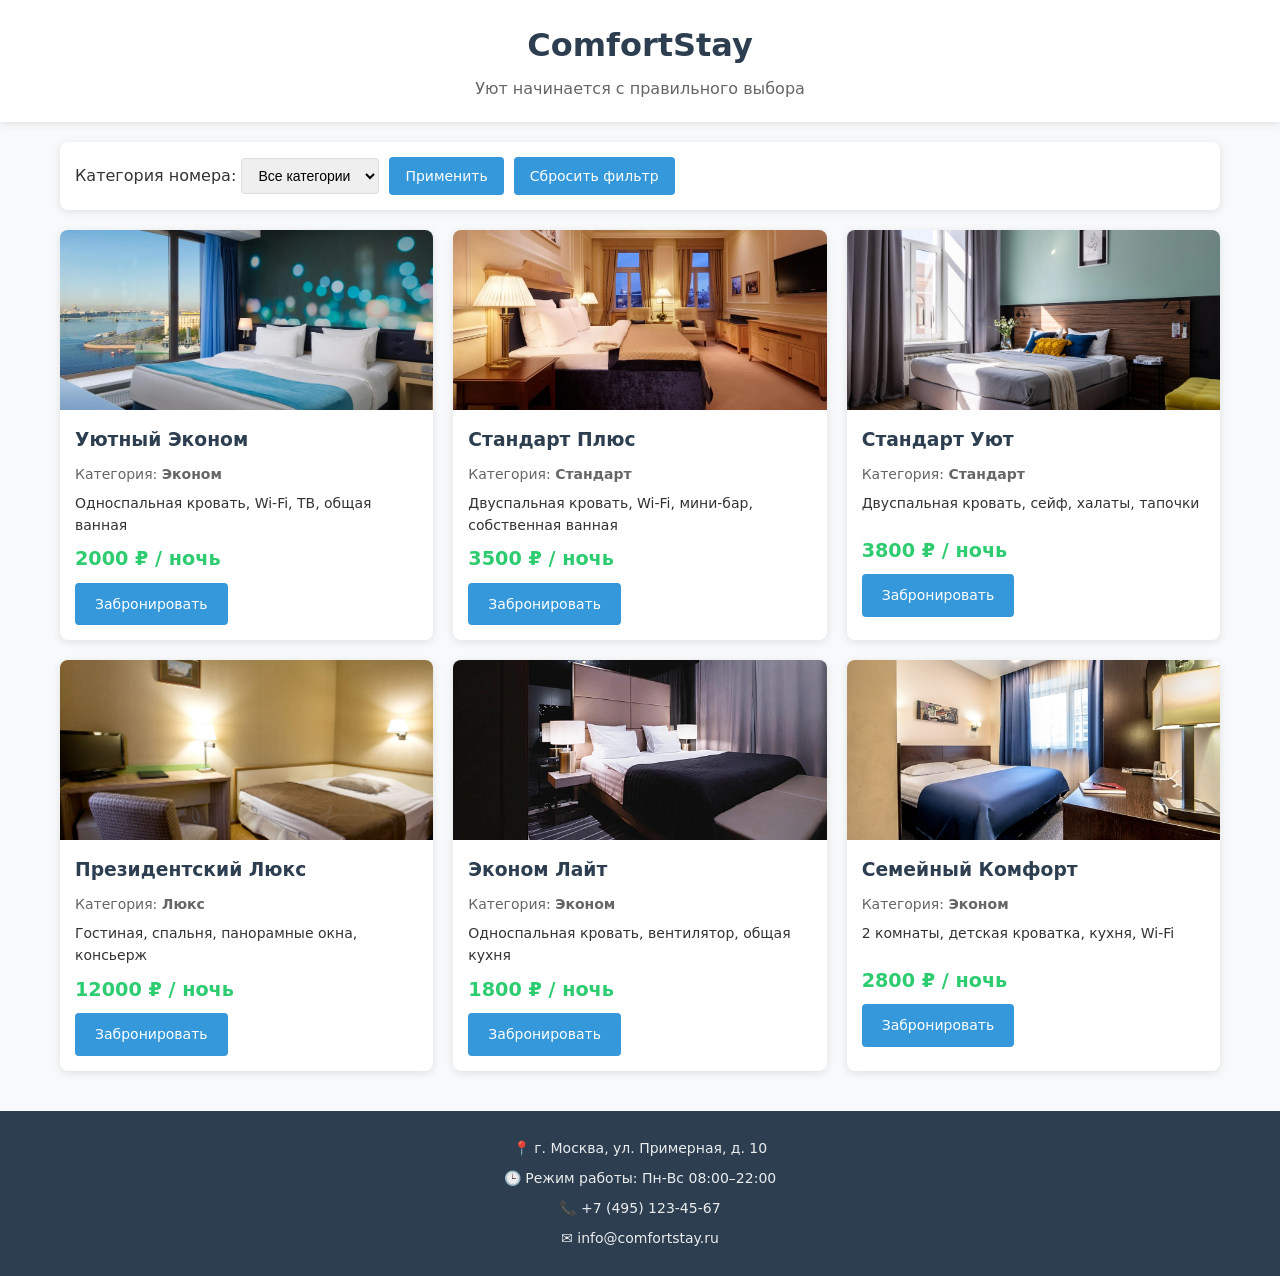
<file: index.html>
<!DOCTYPE html>
<html lang="ru">
<head>
  <meta charset="UTF-8">
  <meta name="viewport" content="width=device-width, initial-scale=1.0">
  <title>ComfortStay | Главная</title>
  <link rel="stylesheet" href="css/style.css">
  <style>
    .footer-contacts { max-width: 800px; margin: 0 auto; line-height: 1.8; }
    .room-meta { color: var(--text-light); font-size: 14px; margin: 4px 0; }
    .room-desc { font-size: 14px; margin: 6px 0; min-height: 36px; }
    .empty-state { text-align: center; padding: 30px; color: var(--text-light); grid-column: 1 / -1; }
    /* Плавная загрузка изображений */
    .room img { transition: opacity 0.3s; background: #eee; min-height: 180px; }
  </style>
</head>
<body>
  <!-- 🔝 Шапка -->
  <header>
    <h1>ComfortStay</h1>
    <p>Уют начинается с правильного выбора</p>
  </header>

  <main class="container">
    <!-- 🔍 Фильтры -->
    <section class="filters">
      <label>Категория номера:
        <select id="filter-category">
          <option value="">Все категории</option>
          <option value="Эконом">Эконом</option>
          <option value="Стандарт">Стандарт</option>
          <option value="Люкс">Люкс</option>
        </select>
      </label>
      <button id="btn-apply" class="btn">Применить</button>
      <button id="btn-reset" class="btn btn-ref">Сбросить фильтр</button>
    </section>

    <!-- 🏨 Список номеров -->
    <section class="rooms" id="rooms-list"></section>
  </main>

  <!-- 📞 Подвал с контактами -->
  <footer>
    <div class="footer-contacts">
      <p>📍 г. Москва, ул. Примерная, д. 10</p>
      <p>🕒 Режим работы: Пн-Вс 08:00–22:00</p>
      <p>📞 +7 (495) 123-45-67</p>
      <p>✉️ info@comfortstay.ru</p>
    </div>
  </footer>

  <script src="js/app.js"></script>
  <script>
    // 📦 База номеров (8 шт. для случайной выборки 6)
    const ROOMS_DB = [
      { id: 1, name: "Уютный Эконом", category: "Эконом", price: 2000, img: "image/1.jpg", features: "Односпальная кровать, Wi-Fi, ТВ, общая ванная" },
      { id: 2, name: "Стандарт Плюс", category: "Стандарт", price: 3500, img: "image/2.webp", features: "Двуспальная кровать, Wi-Fi, мини-бар, собственная ванная" },
      { id: 3, name: "Люкс с видом", category: "Люкс", price: 7500, img: "image/3.jpg", features: "King-size кровать, балкон, джакузи, завтрак включён" },
      { id: 4, name: "Семейный Комфорт", category: "Эконом", price: 2800, img: "image/4.jpg", features: "2 комнаты, детская кроватка, кухня, Wi-Fi" },
      { id: 5, name: "Бизнес Стандарт", category: "Стандарт", price: 4200, img: "image/5.webp", features: "Рабочая зона, скоростной Wi-Fi, шумоизоляция" },
      { id: 6, name: "Эконом Лайт", category: "Эконом", price: 1800, img: "image/6.jpg", features: "Односпальная кровать, вентилятор, общая кухня" },
      { id: 7, name: "Президентский Люкс", category: "Люкс", price: 12000, img: "image/7.jpg", features: "Гостиная, спальня, панорамные окна, консьерж" },
      { id: 8, name: "Стандарт Уют", category: "Стандарт", price: 3800, img: "image/8.jpg", features: "Двуспальная кровать, сейф, халаты, тапочки" }
    ];

    // 🎲 Получение 6 случайных номеров
    function getRandomSix() {
      const shuffled = [...ROOMS_DB].sort(() => 0.5 - Math.random());
      return shuffled.slice(0, 6);
    }

    // 🖼️ Рендер карточек
    function renderRooms(rooms) {
      const container = document.getElementById('rooms-list');
      container.innerHTML = '';
      
      if (rooms.length === 0) {
        container.innerHTML = '<p class="empty-state">Номера данной категории временно отсутствуют</p>';
        return;
      }

      rooms.forEach(r => {
        container.insertAdjacentHTML('beforeend', `
          <div class="room">
            <!-- onerror заменяет битую картинку на заглушку, чтобы не было "битых" иконок -->
            <img src="${r.img}" alt="${r.name}" loading="lazy" onerror="this.src='https://via.placeholder.com/400x250/cccccc/666666?text=Нет+фото'">
            <div class="room-body">
              <h3>${r.name}</h3>
              <p class="room-meta">Категория: <strong>${r.category}</strong></p>
              <p class="room-desc">${r.features}</p>
              <div class="price">${r.price} ₽ / ночь</div>
              <a href="booking.html?room=${r.id}" class="btn">Забронировать</a>
            </div>
          </div>
        `);
      });
    }

    // 🚀 Инициализация при загрузке
    document.addEventListener('DOMContentLoaded', () => {
      let currentRooms = getRandomSix();
      renderRooms(currentRooms);

      // 🔘 Применить фильтр
      document.getElementById('btn-apply').addEventListener('click', () => {
        const cat = document.getElementById('filter-category').value;
        currentRooms = cat ? ROOMS_DB.filter(r => r.category === cat) : getRandomSix();
        renderRooms(currentRooms);
      });

      // 🔘 Сбросить фильтр
      document.getElementById('btn-reset').addEventListener('click', () => {
        document.getElementById('filter-category').value = '';
        currentRooms = getRandomSix();
        renderRooms(currentRooms);
      });
    });
  </script>
</body>
</html>
</file>
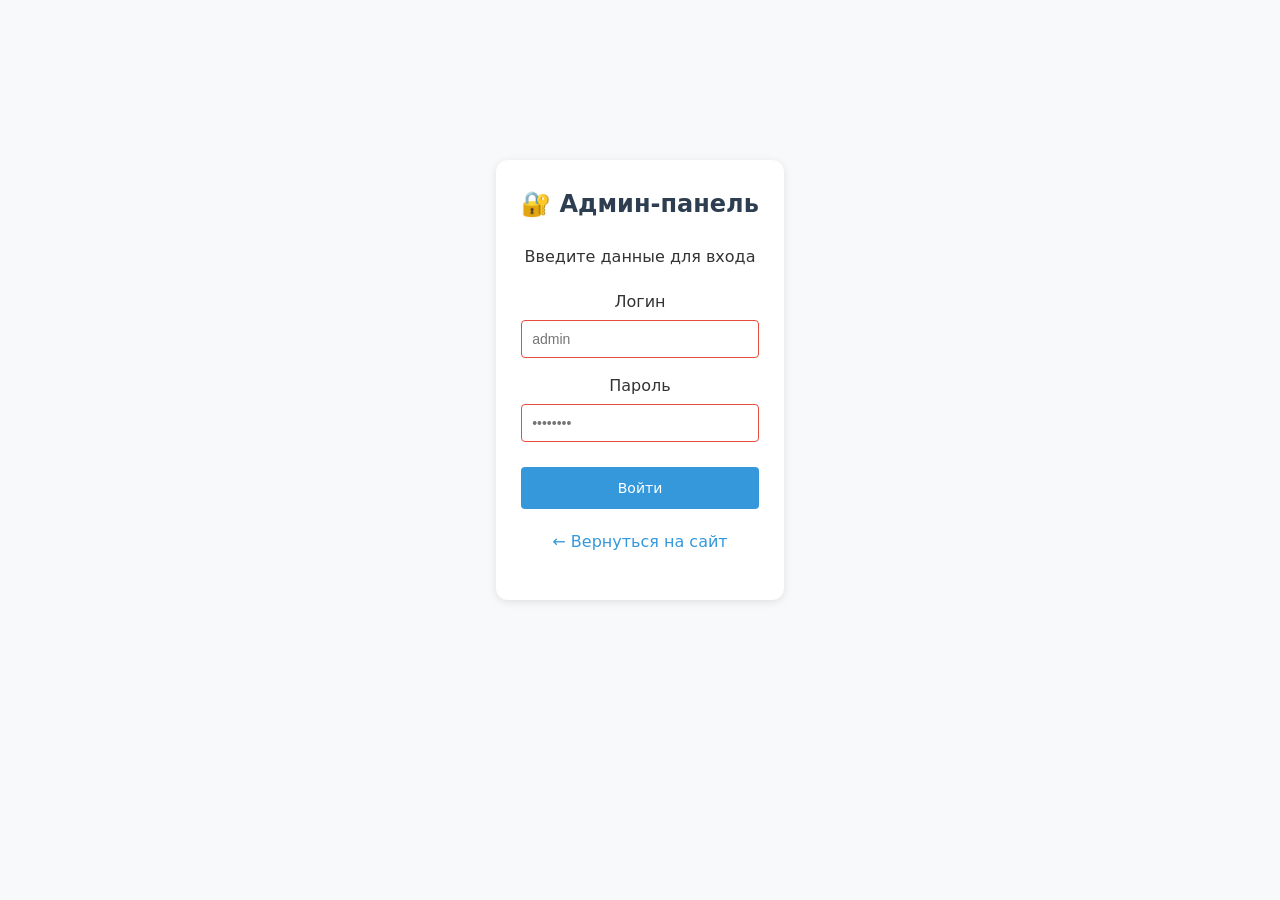
<file: admin.html>
<!DOCTYPE html>
<html lang="ru">
<head>
  <meta charset="UTF-8">
  <meta name="viewport" content="width=device-width, initial-scale=1.0">
  <title>Админка | ComfortStay</title>
  <link rel="stylesheet" href="css/style.css">
</head>
<body>
  <header class="admin-header">
    <h2>🛠️ Админ-панель</h2>
    <button id="logout-btn" class="btn-logout">🚪 Выйти</button>
  </header>

  <main class="container">
    <h3 class="mb-2">📋 Заявки на бронирование</h3>
    
    <div class="stats">
      <div>Всего: <b id="count-total">0</b></div>
      <div>Ожидают: <b id="count-pending">0</b></div>
      <div>Одобрено: <b id="count-approved">0</b></div>
    </div>
    
    <button id="refresh-btn" class="btn-ref mb-2">🔄 Обновить</button>
    
    <div class="table-wrapper">
      <table id="bookings-table">
        <thead>
          <tr>
            <th>ID</th>
            <th>Клиент</th>
            <th>Телефон</th>
            <th>Номер</th>
            <th>Даты</th>
            <th>Статус</th>
            <th>Действия</th>
          </tr>
        </thead>
        <tbody>
          <tr><td colspan="7" class="empty-state">Заявок пока нет</td></tr>
        </tbody>
      </table>
    </div>
  </main>

  <!-- Модальное окно деталей -->
  <div id="booking-modal" class="modal">
    <div class="modal-box">
      <span class="modal-close" id="modal-close">×</span>
      <h4>📄 Детали заявки #<span id="modal-id"></span></h4>
      <div id="modal-body" class="modal-body"></div>
      <div class="modal-actions">
        <button id="modal-approve" class="btn btn-ok">✅ Одобрить</button>
        <button id="modal-delete" class="btn btn-del">🗑️ Удалить</button>
      </div>
    </div>
  </div>

  <footer>
    <p>ComfortStay Admin Panel © 2026</p>
  </footer>

  <script src="js/app.js"></script>
<script>
document.addEventListener('DOMContentLoaded', () => {
  if (!App.requireAuth()) return;

  document.getElementById('logout-btn').addEventListener('click', () => {
    App.logout();
    window.location.href = 'login.html';
  });

  document.getElementById('refresh-btn').addEventListener('click', renderTable);
  document.getElementById('modal-close').addEventListener('click', closeModal);
  document.getElementById('booking-modal').addEventListener('click', e => {
    if (e.target.id === 'booking-modal') closeModal();
  });
  document.getElementById('modal-approve').addEventListener('click', () => {
    App.updateStatus(document.getElementById('modal-id').textContent, 'approved');
    closeModal();
  });
  document.getElementById('modal-delete').addEventListener('click', () => {
    if (confirm('Удалить заявку?')) {
      App.deleteBooking(document.getElementById('modal-id').textContent);
      closeModal();
    }
  });

  // 🔄 Автообновление: при возврате на вкладку + каждые 2 сек
  window.addEventListener('focus', renderTable);
  setInterval(renderTable, 2000);

  renderTable();
});

function renderTable() {
  const bookings = App.getBookings().sort((a, b) => b.id - a.id);
  const tbody = document.querySelector('#bookings-table tbody');
  if (!bookings.length) {
    tbody.innerHTML = '<tr><td colspan="7" class="empty-state">Заявок пока нет</td></tr>';
    updateCounters(); return;
  }
  tbody.innerHTML = bookings.map(b => `
    <tr>
      <td>${b.id}</td>
      <td>${App.escapeHtml(b.surname)} ${App.escapeHtml(b.name)}</td>
      <td>${App.escapeHtml(b.phone)}</td>
      <td>${App.escapeHtml(b.roomName || b.category)}</td>
      <td>${App.formatDate(b.checkin)} – ${App.formatDate(b.checkout)}</td>
      <td class="${b.status === 'pending' ? 'status-pending' : 'status-approved'}">
        ${b.status === 'pending' ? '⏳ Ожидает' : '✅ Одобрено'}
      </td>
      <td>
        <button class="btn btn-ok" onclick="openModal(${b.id})">👁️</button>
        ${b.status === 'pending' ? `<button class="btn btn-ok" onclick="App.updateStatus(${b.id},'approved');renderTable();">✅</button>` : ''}
        <button class="btn btn-del" onclick="if(confirm('Удалить?')){App.deleteBooking(${b.id});renderTable();}">🗑️</button>
      </td>
    </tr>
  `).join('');
  updateCounters();
}

function updateCounters() {
  const c = App.getCounters();
  document.getElementById('count-total').textContent = c.total;
  document.getElementById('count-pending').textContent = c.pending;
  document.getElementById('count-approved').textContent = c.approved;
}

function openModal(id) {
  const b = App.findBooking(id);
  if (!b) return;
  document.getElementById('modal-id').textContent = b.id;
  document.getElementById('modal-body').innerHTML = `
    <p><b>ФИО:</b> ${App.escapeHtml(b.surname)} ${App.escapeHtml(b.name)}</p>
    <p><b>Телефон:</b> ${App.escapeHtml(b.phone)}</p>
    <p><b>Email:</b> ${App.escapeHtml(b.email)}</p>
    <p><b>Номер:</b> ${App.escapeHtml(b.roomName || b.category)}</p>
    <p><b>Даты:</b> ${App.formatDate(b.checkin)} – ${App.formatDate(b.checkout)}</p>
    <small style="color:var(--text-light)">Создано: ${new Date(b.createdAt).toLocaleString('ru-RU')}</small>
  `;
  document.getElementById('booking-modal').classList.add('show');
}
function closeModal() {
  document.getElementById('booking-modal').classList.remove('show');
  renderTable();
}
window.openModal = openModal;
</script>
</body>
</html>
</file>
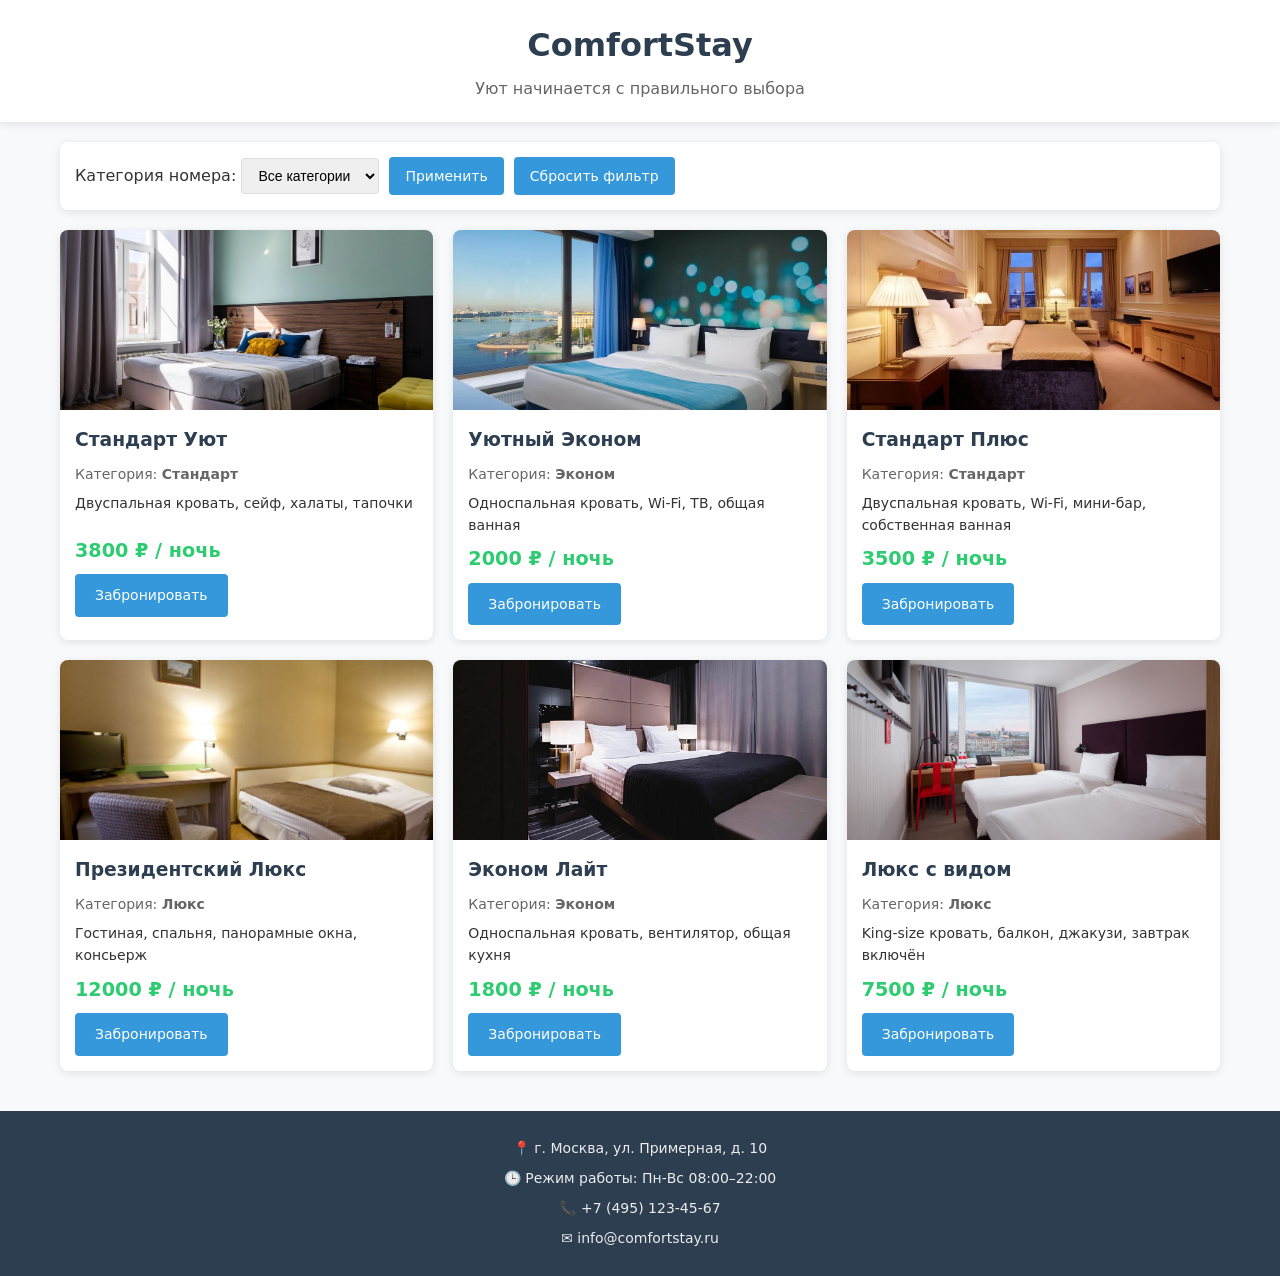
<file: booking.html>
<!DOCTYPE html>
<html lang="ru">
<head>
  <meta charset="UTF-8">
  <meta name="viewport" content="width=device-width, initial-scale=1.0">
  <title>Бронирование | ComfortStay</title>
  <link rel="stylesheet" href="css/style.css">
  <style>
    .error-msg { color: #e74c3c; font-size: 13px; display: none; margin-top: 4px; }
    .error-msg.show { display: block; }
    input[type="tel"], input[type="date"] { font-family: monospace; }
  </style>
</head>
<body>
  <header>
    <h1>ComfortStay</h1>
    <p>Бронирование номера</p>
  </header>

  <main class="container">
    <div class="booking-form">
      <a href="index.html" class="back-link">← Вернуться в каталог</a>
      <h2 id="room-title">Загрузка...</h2>
      
      <form id="booking-form">
        <input type="hidden" id="room-category">
        <input type="hidden" id="room-name-hidden">
        
        <div class="form-group">
          <label>Имя *</label>
          <input type="text" id="name" required pattern="^[а-яёА-ЯЁё\s\.\-]+$" placeholder="Иван">
        </div>
        
        <div class="form-group">
          <label>Фамилия *</label>
          <input type="text" id="surname" required pattern="^[а-яёА-ЯЁё\s\.\-]+$" placeholder="Петров">
        </div>
        
        <div class="form-group">
          <label>Телефон *</label>
          <input type="tel" id="phone" required placeholder="+7(999)123-45-67" maxlength="16">
          <div id="phone-error" class="error-msg">Введите корректный номер (должно быть 11 цифр)</div>
        </div>
        
        <div class="form-group">
          <label>E-mail *</label>
          <input type="email" id="email" required placeholder="mail@example.com">
        </div>
        
        <div class="form-group">
          <label>Категория номера</label>
          <input type="text" id="category-display" readonly>
        </div>
        
        <div class="form-group">
          <label>Дата заезда *</label>
          <input type="date" id="checkin" required>
          <div id="checkin-error" class="error-msg">Дата заезда не может быть в прошлом</div>
        </div>
        
        <div class="form-group">
          <label>Дата выезда *</label>
          <input type="date" id="checkout" required>
          <div id="checkout-error" class="error-msg">Дата выезда должна быть строго позже даты заезда</div>
        </div>
        
        <button type="submit" class="btn" style="width:100%">Отправить заявку</button>
      </form>
      
      <div id="booking-success" class="success">✅ Заявка успешно отправлена! Мы скоро свяжемся с вами.</div>
    </div>
  </main>

  <footer>
    <p>📍 г. Москва, ул. Примерная, д. 10</p>
    <p>🕒 Пн-Вс 08:00–22:00 | 📞 +7 (495) 123-45-67</p>
  </footer>

  <script src="js/app.js"></script>
  <script>
    const ROOMS = {
      1:{name:"Уютный Эконом",category:"Эконом"},
      2:{name:"Стандарт Плюс",category:"Стандарт"},
      3:{name:"Люкс с видом",category:"Люкс"},
      4:{name:"Семейный Комфорт",category:"Эконом"},
      5:{name:"Бизнес Стандарт",category:"Стандарт"},
      6:{name:"Эконом Лайт",category:"Эконом"},
      7:{name:"Президентский Люкс",category:"Люкс"},
      8:{name:"Стандарт Уют",category:"Стандарт"}
    };

    document.addEventListener('DOMContentLoaded', () => {
      const params = new URLSearchParams(window.location.search);
      const roomId = params.get('room');
      const room = ROOMS[roomId];
      if (!room) { window.location.href = 'index.html'; return; }
      
      document.getElementById('room-title').textContent = 'Бронирование: ' + room.name;
      document.getElementById('room-category').value = room.category;
      document.getElementById('room-name-hidden').value = room.name;
      document.getElementById('category-display').value = room.category;
      
      // 📅 1. ВАЛИДАЦИЯ ДАТ
      const today = new Date();
      today.setHours(0, 0, 0, 0);
      const todayStr = today.toISOString().split('T')[0];
      
      const checkin = document.getElementById('checkin');
      const checkout = document.getElementById('checkout');
      
      checkin.min = todayStr;
      
      checkin.addEventListener('change', function() {
        const selected = new Date(this.value);
        selected.setHours(0,0,0,0);
        if (selected < today) { this.value = todayStr; selected.setTime(today.getTime()); }
        
        const minOut = new Date(selected);
        minOut.setDate(minOut.getDate() + 1);
        checkout.min = minOut.toISOString().split('T')[0];
        
        if (checkout.value && new Date(checkout.value) <= selected) checkout.value = '';
        document.getElementById('checkin-error').classList.remove('show');
      });

      checkout.addEventListener('change', function() {
        const val = new Date(this.value);
        val.setHours(0,0,0,0);
        const cin = new Date(checkin.value);
        cin.setHours(0,0,0,0);
        if (val <= cin) this.value = '';
        document.getElementById('checkout-error').classList.remove('show');
      });

      // 📞 2. МАСКА ТЕЛЕФОНА
      const phoneInput = document.getElementById('phone');
      phoneInput.addEventListener('input', function(e) {
        let val = e.target.value.replace(/\D/g, '');
        if (val.length === 0) { e.target.value = ''; return; }
        if (val[0] === '8') val = '7' + val.slice(1);
        if (val[0] !== '7') val = '7' + val; // принудительно +7
        
        let res = '+7';
        if (val.length > 1) res += '(' + val.substring(1, 4);
        if (val.length >= 4) res += ')' + val.substring(4, 7);
        if (val.length >= 7) res += '-' + val.substring(7, 9);
        if (val.length >= 9) res += '-' + val.substring(9, 11);
        e.target.value = res;
      });

      // ✅ 3. ОТПРАВКА ФОРМЫ С ПРОВЕРКАМИ
      document.getElementById('booking-form').addEventListener('submit', function(e) {
        e.preventDefault();
        
        const cin = new Date(checkin.value); cin.setHours(0,0,0,0);
        const cout = new Date(checkout.value); cout.setHours(0,0,0,0);
        
        // Сброс ошибок
        document.querySelectorAll('.error-msg').forEach(el => el.classList.remove('show'));
        
        // Проверка заезда
        if (!checkin.value || cin < today) {
          document.getElementById('checkin-error').classList.add('show');
          return;
        }
        // Проверка выезда
        if (!checkout.value || cout <= cin) {
          document.getElementById('checkout-error').classList.add('show');
          return;
        }
        // Проверка телефона
        const rawPhone = phoneInput.value.replace(/\D/g, '');
        if (rawPhone.length !== 11) {
          document.getElementById('phone-error').classList.add('show');
          return;
        }

        // Сохранение
        App.addBooking({
          name: document.getElementById('name').value.trim(),
          surname: document.getElementById('surname').value.trim(),
          phone: phoneInput.value,
          email: document.getElementById('email').value.trim(),
          category: room.category,
          roomName: room.name,
          checkin: checkin.value,
          checkout: checkout.value
        });

        document.getElementById('booking-success').style.display = 'block';
        setTimeout(() => {
          document.getElementById('booking-success').style.display = 'none';
          this.reset();
          checkout.min = ''; checkout.value = '';
          checkin.value = '';
        }, 3000);
      });
    });
  </script>
</body>
</html>
</file>
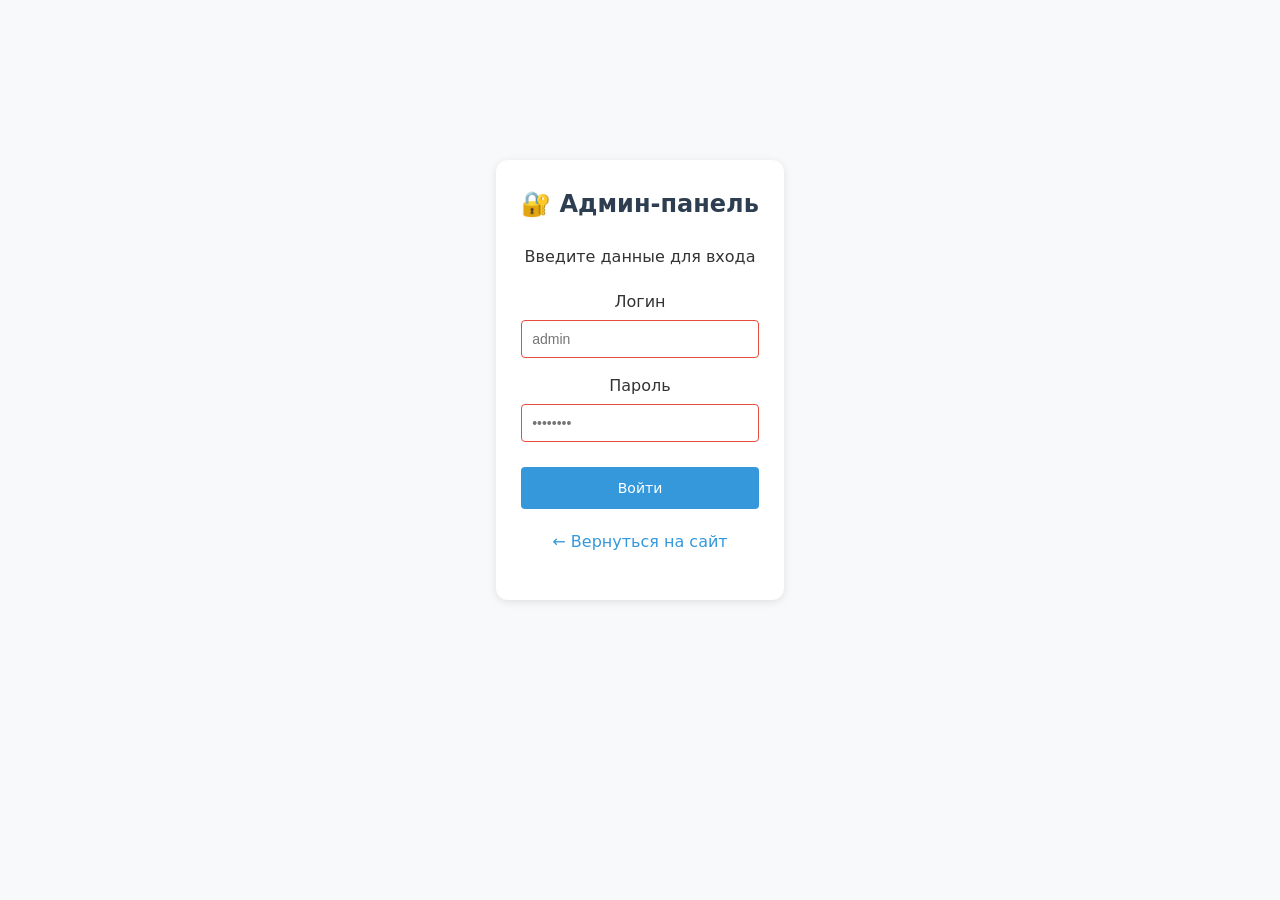
<file: login.html>
<!DOCTYPE html>
<html lang="ru">
<head>
  <meta charset="UTF-8">
  <meta name="viewport" content="width=device-width, initial-scale=1.0">
  <title>Вход | ComfortStay Админ</title>
  <link rel="stylesheet" href="css/style.css">
</head>
<body>
  <main class="container" style="display:flex;align-items:center;justify-content:center;min-height:80vh">
    <div class="login-box">
      <h2>🔐 Админ-панель</h2>
      <p class="mb-2">Введите данные для входа</p>
      
      <form id="login-form">
        <div class="form-group">
          <label>Логин</label>
          <input type="text" id="login-user" required placeholder="admin">
        </div>
        <div id="err-user" class="error">Неверный логин</div>
        
        <div class="form-group">
          <label>Пароль</label>
          <input type="password" id="login-pass" required placeholder="••••••••">
        </div>
        <div id="err-pass" class="error">Неверный пароль</div>
        
        <button type="submit" class="btn" style="width:100%;margin-top:10px">Войти</button>
      </form>
      
      <a href="index.html" class="back-link mt-2">← Вернуться на сайт</a>
    </div>
  </main>

  <script src="js/app.js"></script>
  <script>
    document.addEventListener('DOMContentLoaded', () => {
      // Если уже авторизован — сразу в админку
      if (App.isAdmin()) {
        window.location.href = 'admin.html';
        return;
      }

      document.getElementById('login-form').addEventListener('submit', e => {
        e.preventDefault();
        
        const user = document.getElementById('login-user').value.trim();
        const pass = document.getElementById('login-pass').value.trim();
        
        // Скрыть ошибки
        document.getElementById('err-user').classList.remove('show');
        document.getElementById('err-pass').classList.remove('show');
        
        // Проверка
        if (user !== 'admin') {
          document.getElementById('err-user').classList.add('show');
          return;
        }
        if (pass !== 'admin123') {
          document.getElementById('err-pass').classList.add('show');
          return;
        }
        
        // Успешный вход
        App.login(user, pass);
        window.location.href = 'admin.html';
      });
    });
  </script>
</body>
</html>
</file>
<file: css/style.css>
/* ===== CSS VARIABLES ===== */
:root {
  --primary: #3498db;
  --primary-dark: #2980b9;
  --success: #2ecc71;
  --success-light: #e8f8f5;
  --danger: #e74c3c;
  --danger-light: #fdecea;
  --warning: #f39c12;
  --dark: #2c3e50;
  --light: #f8f9fa;
  --gray: #95a5a6;
  --text: #333;
  --text-light: #666;
  --shadow: 0 2px 8px rgba(0,0,0,.1);
  --shadow-lg: 0 10px 30px rgba(0,0,0,.2);
  --radius: 8px;
  --radius-lg: 12px;
}

/* ===== RESET & BASE ===== */
* { box-sizing: border-box; margin: 0; padding: 0; }
body {
  font-family: system-ui, -apple-system, 'Segoe UI', Roboto, sans-serif;
  background: var(--light);
  color: var(--text);
  line-height: 1.6;
}
a { color: var(--primary); text-decoration: none; }
a:hover { text-decoration: underline; }
img { max-width: 100%; display: block; }
button { font: inherit; }

/* ===== HEADER ===== */
header {
  background: #fff;
  padding: 20px;
  text-align: center;
  box-shadow: var(--shadow);
}
header h1 { color: var(--dark); margin-bottom: 5px; }
header p { color: var(--text-light); }

/* ===== CONTAINER ===== */
.container {
  max-width: 1200px;
  margin: 20px auto;
  padding: 0 20px;
}

/* ===== FILTERS ===== */
.filters {
  background: #fff;
  padding: 15px;
  border-radius: var(--radius);
  margin-bottom: 20px;
  display: flex;
  gap: 10px;
  flex-wrap: wrap;
  align-items: center;
  box-shadow: var(--shadow);
}
.filters label { font-weight: 500; }
.filters select,
.filters input {
  padding: 8px 12px;
  border: 1px solid #ddd;
  border-radius: 4px;
  font-size: 14px;
}
.filters button {
  padding: 8px 16px;
  background: var(--primary);
  color: #fff;
  border: none;
  border-radius: 4px;
  cursor: pointer;
  transition: background .2s;
}
.filters button:hover { background: var(--primary-dark); }
.filters button.reset { background: var(--gray); }
.filters button.reset:hover { background: #7f8c8d; }

/* ===== ROOMS GRID ===== */
.rooms {
  display: grid;
  grid-template-columns: repeat(auto-fill, minmax(280px, 1fr));
  gap: 20px;
}
.room {
  background: #fff;
  border-radius: var(--radius);
  overflow: hidden;
  box-shadow: var(--shadow);
  transition: transform .2s, box-shadow .2s;
}
.room:hover {
  transform: translateY(-3px);
  box-shadow: var(--shadow-lg);
}
.room img {
  width: 100%;
  height: 180px;
  object-fit: cover;
}
.room-body { padding: 15px; }
.room h3 { margin-bottom: 8px; color: var(--dark); }
.room .price {
  font-size: 1.2em;
  color: var(--success);
  font-weight: bold;
  margin: 8px 0;
}

/* ===== BUTTONS ===== */
.btn {
  display: inline-block;
  padding: 10px 20px;
  background: var(--primary);
  color: #fff;
  border: none;
  border-radius: 4px;
  cursor: pointer;
  font-size: 14px;
  text-align: center;
  transition: background .2s;
}
.btn:hover { background: var(--primary-dark); }
.btn:disabled { opacity: .6; cursor: not-allowed; }

.btn-ok { background: var(--success-light); color: var(--success); }
.btn-ok:hover { background: #d5f5e3; }

.btn-del { background: var(--danger-light); color: var(--danger); }
.btn-del:hover { background: #fadbd8; }

.btn-ref {
  background: var(--gray);
  color: #fff;
  padding: 8px 16px;
  border: none;
  border-radius: 4px;
  cursor: pointer;
}
.btn-ref:hover { background: #7f8c8d; }

.btn-logout {
  background: var(--danger);
  color: #fff;
  padding: 8px 16px;
  border: none;
  border-radius: 4px;
  cursor: pointer;
}
.btn-logout:hover { background: #c0392b; }

/* ===== FORMS ===== */
.booking-form,
.login-box {
  background: #fff;
  padding: 25px;
  border-radius: var(--radius-lg);
  box-shadow: var(--shadow);
  max-width: 600px;
  margin: 20px auto;
}
.login-box { max-width: 400px; text-align: center; }

.booking-form h2,
.login-box h2 {
  margin-bottom: 20px;
  text-align: center;
  color: var(--dark);
}

.form-group { margin-bottom: 15px; }
.form-group label {
  display: block;
  margin-bottom: 5px;
  font-weight: 500;
}
.form-group small {
  display: block;
  color: var(--text-light);
  font-size: 12px;
  margin-bottom: 3px;
}
.form-group input,
.form-group select {
  width: 100%;
  padding: 10px;
  border: 1px solid #ddd;
  border-radius: 4px;
  font-size: 14px;
}
.form-group input:focus,
.form-group select:focus {
  outline: none;
  border-color: var(--primary);
  box-shadow: 0 0 0 3px rgba(52, 152, 219, .2);
}
.form-group input:invalid { border-color: var(--danger); }
.form-group input[readonly] { background: var(--light); cursor: not-allowed; }

/* ===== SUCCESS / ERROR MESSAGES ===== */
.success,
.error {
  padding: 12px;
  border-radius: 4px;
  margin-top: 15px;
  text-align: center;
  font-size: 14px;
}
.success {
  background: #d4edda;
  color: #155724;
  display: none;
}
.error {
  background: #f8d7da;
  color: #721c24;
  display: none;
}
.error.show { display: block; }

/* ===== BACK LINK ===== */
.back-link {
  display: inline-block;
  margin-bottom: 20px;
  color: var(--primary);
  font-weight: 500;
}
.back-link:hover { text-decoration: none; }

/* ===== FOOTER ===== */
footer {
  background: var(--dark);
  color: #fff;
  text-align: center;
  padding: 20px;
  margin-top: 40px;
}
footer p { margin: 5px 0; font-size: 14px; opacity: .9; }

/* ===== ADMIN PANEL ===== */
.admin-header {
  display: flex;
  justify-content: space-between;
  align-items: center;
  padding: 15px 20px;
}
.stats {
  background: #fff;
  padding: 15px;
  border-radius: var(--radius);
  margin-bottom: 15px;
  display: flex;
  gap: 20px;
  flex-wrap: wrap;
  box-shadow: var(--shadow);
}
.stats div { font-size: 14px; }
.stats b { font-size: 18px; color: var(--dark); margin-left: 5px; }

/* ===== TABLE ===== */
.table-wrapper {
  background: #fff;
  border-radius: var(--radius);
  overflow: hidden;
  box-shadow: var(--shadow);
}
table {
  width: 100%;
  border-collapse: collapse;
}
th, td {
  padding: 12px;
  text-align: left;
  border-bottom: 1px solid #eee;
}
th {
  background: var(--light);
  font-weight: 600;
  color: var(--dark);
}
tr:hover { background: #fafafa; }

/* ===== STATUS BADGES ===== */
.status-pending { color: var(--warning); font-weight: 500; }
.status-approved { color: var(--success); font-weight: 500; }

/* ===== MODAL ===== */
.modal {
  display: none;
  position: fixed;
  top: 0; left: 0;
  width: 100%; height: 100%;
  background: rgba(0,0,0,.5);
  justify-content: center;
  align-items: center;
  z-index: 1000;
}
.modal.show { display: flex; }
.modal-box {
  background: #fff;
  padding: 24px;
  border-radius: var(--radius-lg);
  width: 90%;
  max-width: 450px;
  position: relative;
  animation: slideUp .2s ease;
}
@keyframes slideUp {
  from { opacity: 0; transform: translateY(20px); }
  to { opacity: 1; transform: translateY(0); }
}
.modal-close {
  position: absolute;
  top: 10px; right: 15px;
  cursor: pointer;
  font-size: 24px;
  color: var(--gray);
  line-height: 1;
}
.modal-close:hover { color: var(--danger); }
.modal-body { margin: 15px 0; line-height: 1.8; }
.modal-body p { margin: 8px 0; }
.modal-body small { color: var(--text-light); }
.modal-actions {
  margin-top: 15px;
  display: flex;
  gap: 10px;
  justify-content: flex-end;
}

/* ===== EMPTY STATE ===== */
.empty-state {
  text-align: center;
  padding: 40px 20px;
  color: var(--text-light);
}
.empty-state svg {
  width: 64px; height: 64px;
  margin-bottom: 15px;
  opacity: .5;
}

/* ===== RESPONSIVE ===== */
@media (max-width: 768px) {
  .rooms { grid-template-columns: 1fr; }
  .filters { flex-direction: column; align-items: stretch; }
  .stats { flex-direction: column; gap: 10px; }
  .admin-header { flex-direction: column; gap: 10px; text-align: center; }
  .modal-actions { flex-direction: column; }
  .modal-actions button { width: 100%; }
  table { font-size: 14px; }
  th, td { padding: 8px; }
}

/* ===== UTILITIES ===== */
.text-center { text-align: center; }
.mt-1 { margin-top: 10px; }
.mt-2 { margin-top: 20px; }
.mb-1 { margin-bottom: 10px; }
.mb-2 { margin-bottom: 20px; }
.hidden { display: none !important; }
</file>
